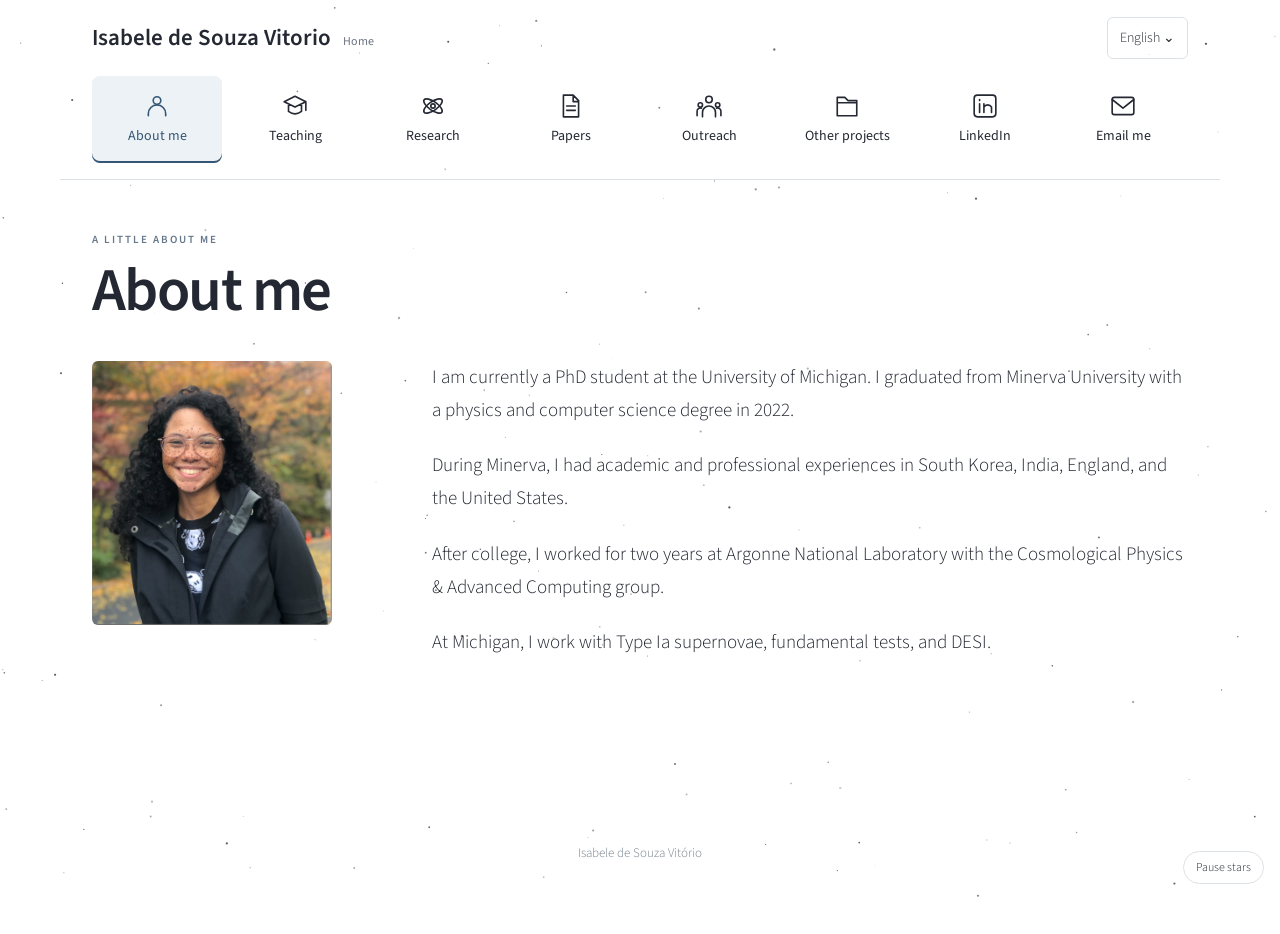
<file: index_about.html>
<!DOCTYPE html>
<html lang="en"><head><meta charset="utf-8"><meta name="viewport" content="width=device-width, initial-scale=1">
<title>About me · Isabele Vitório</title><link rel="icon" href="favicon.png"><link rel="stylesheet" href="main.css">
<link rel="preconnect" href="https://fonts.googleapis.com"><link href="https://fonts.googleapis.com/css2?family=Source+Sans+Pro:wght@300;400;600&display=swap" rel="stylesheet">
<script src="site.js" defer></script><script src="stars.js" defer></script><script data-goatcounter="https://isa.goatcounter.com/count" async src="https://gc.zgo.at/count.js"></script>
</head><body class="light-universe"><canvas id="starfield" aria-hidden="true"></canvas><button id="star-motion" type="button" hidden>Pause stars</button><header id="site-header"></header><main id="main-content" class="page"><div class="page-heading"><p class="eyebrow">A little about me</p><h1>About me</h1></div>
<div class="about-layout"><img src="image.jpg" alt="Isabele Vitório" class="about-photo"><div class="prose">
<p>I am currently a PhD student at the University of Michigan. I graduated from Minerva University with a physics and computer science degree in 2022.</p>
<p>During Minerva, I had academic and professional experiences in South Korea, India, England, and the United States.</p>
<p>After college, I worked for two years at Argonne National Laboratory with the Cosmological Physics &amp; Advanced Computing group.</p>
<p>At Michigan, I work with Type Ia supernovae, fundamental tests, and DESI.</p></div></div></main><footer>Isabele de Souza Vitório</footer></body></html>
</file>
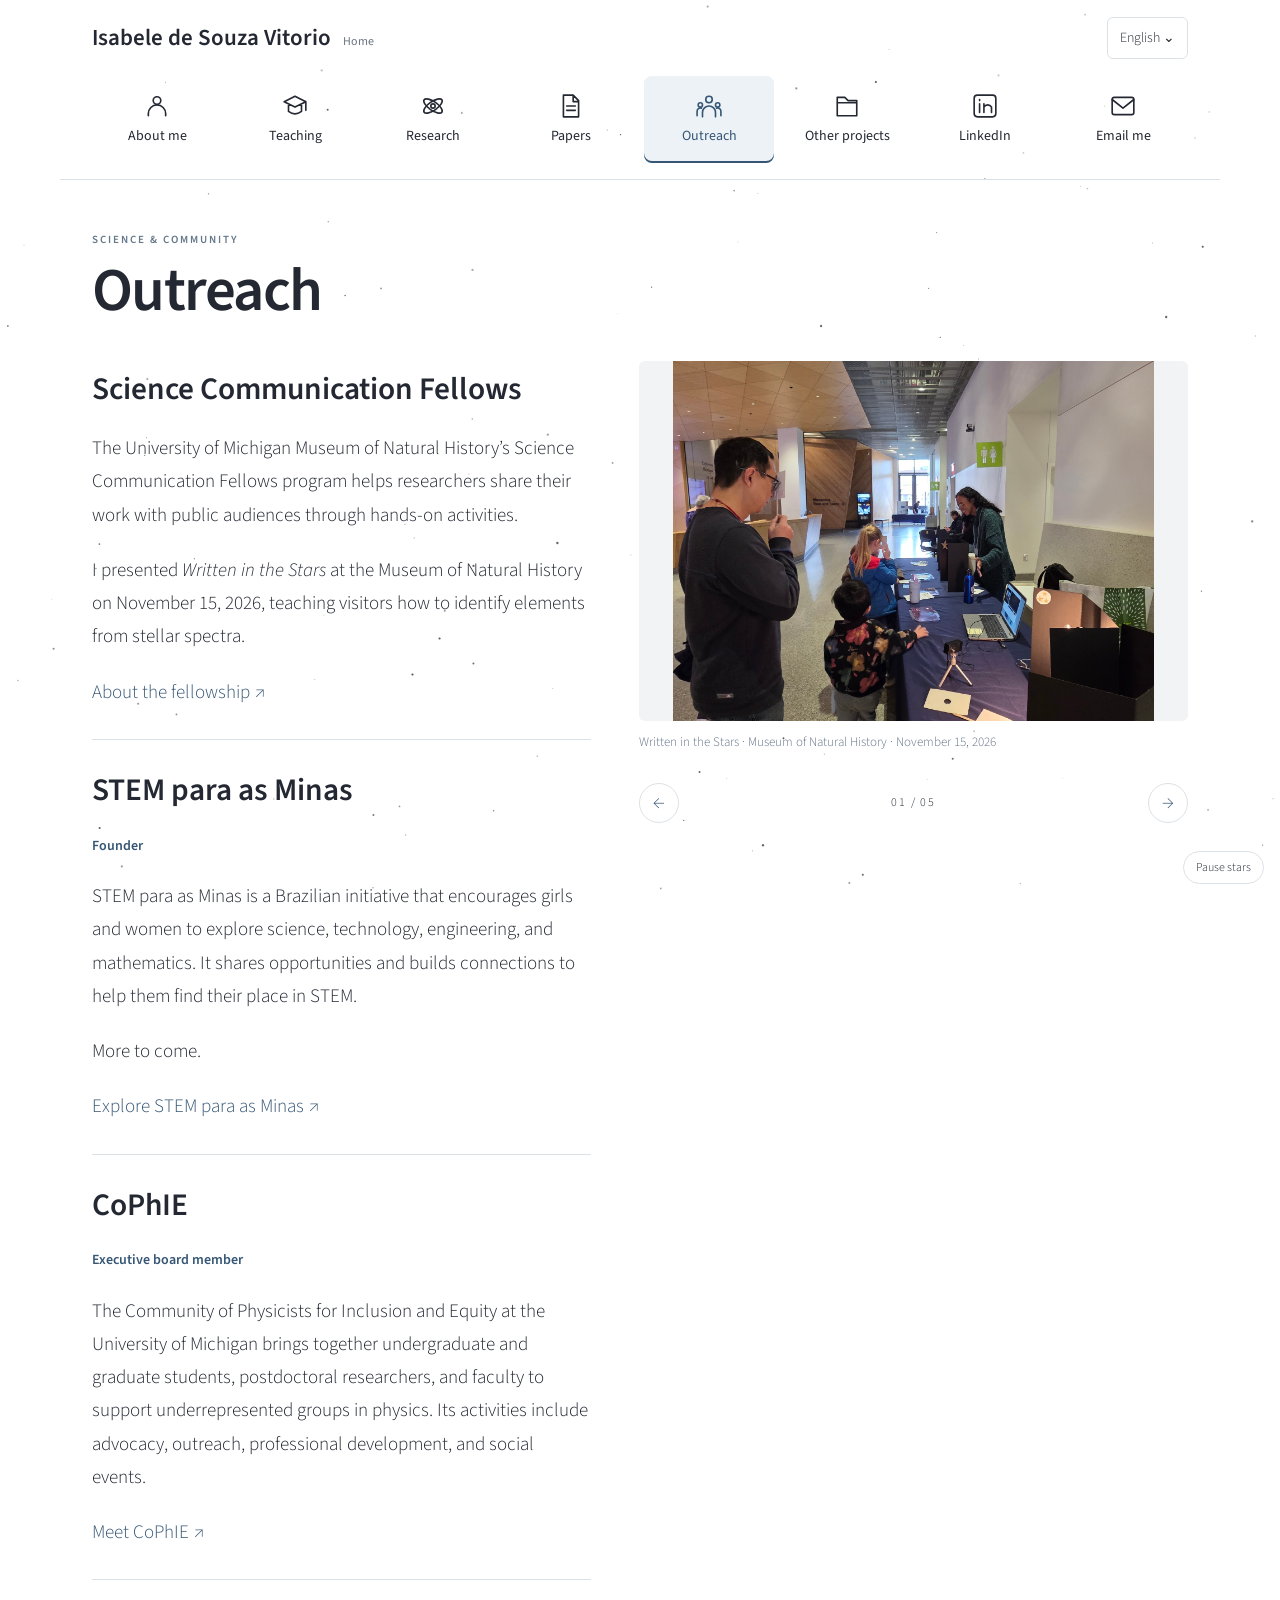
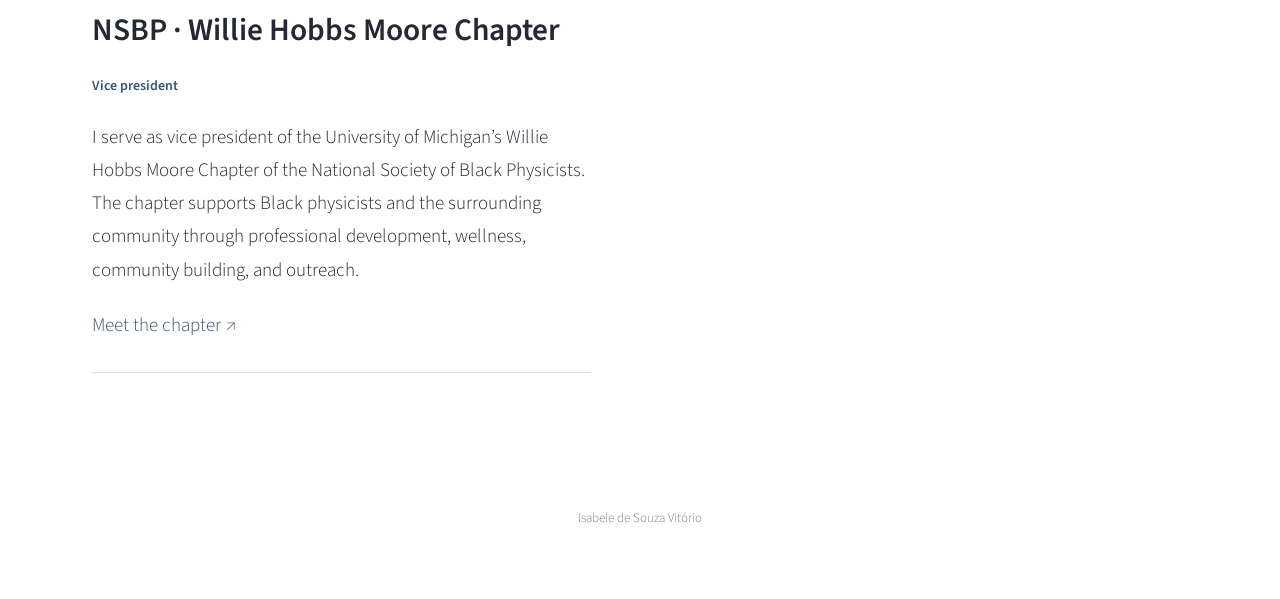
<file: outreach.html>
<!DOCTYPE html>
<html lang="en"><head><meta charset="utf-8"><meta name="viewport" content="width=device-width, initial-scale=1">
<title>Outreach · Isabele Vitório</title><link rel="icon" href="favicon.png"><link rel="stylesheet" href="main.css">
<link rel="preconnect" href="https://fonts.googleapis.com"><link href="https://fonts.googleapis.com/css2?family=Source+Sans+Pro:wght@300;400;600&display=swap" rel="stylesheet">
<script src="site.js" defer></script><script src="stars.js" defer></script><script data-goatcounter="https://isa.goatcounter.com/count" async src="https://gc.zgo.at/count.js"></script>
</head><body class="light-universe"><canvas id="starfield" aria-hidden="true"></canvas><button id="star-motion" type="button" hidden>Pause stars</button><header id="site-header"></header><main id="main-content" class="page"><div class="page-heading"><p class="eyebrow">Science &amp; community</p><h1>Outreach</h1></div>
<div class="outreach-layout"><ul class="outreach-list"><li class="outreach-entry"><div class="prose"><h2>Science Communication Fellows</h2><p>The University of Michigan Museum of Natural History’s Science Communication Fellows program helps researchers share their work with public audiences through hands-on activities.</p><p>I presented <em>Written in the Stars</em> at the Museum of Natural History on November 15, 2026, teaching visitors how to identify elements from stellar spectra.</p><a href="https://lsa.umich.edu/ummnh/u-m-community/u-m-faculty/science-communication-fellows.html">About the fellowship ↗</a></div></li>
<li class="outreach-entry"><div class="prose"><h2>STEM para as Minas</h2><p class="role-label">Founder</p><p>STEM para as Minas is a Brazilian initiative that encourages girls and women to explore science, technology, engineering, and mathematics. It shares opportunities and builds connections to help them find their place in STEM.</p><p>More to come.</p><a href="https://www.stemparaminas.com/">Explore STEM para as Minas ↗</a></div></li>
<li class="outreach-entry"><div class="prose"><h2>CoPhIE</h2><p class="role-label">Executive board member</p><p>The Community of Physicists for Inclusion and Equity at the University of Michigan brings together undergraduate and graduate students, postdoctoral researchers, and faculty to support underrepresented groups in physics. Its activities include advocacy, outreach, professional development, and social events.</p><a href="https://sites.google.com/umich.edu/cophie">Meet CoPhIE ↗</a></div></li><li class="outreach-entry"><div class="prose"><h2>NSBP · Willie Hobbs Moore Chapter</h2><p class="role-label">Vice president</p><p>I serve as vice president of the University of Michigan’s Willie Hobbs Moore Chapter of the National Society of Black Physicists. The chapter supports Black physicists and the surrounding community through professional development, wellness, community building, and outreach.</p><a href="https://sites.google.com/umich.edu/nsbp-whmc/home">Meet the chapter ↗</a></div></li></ul><section class="slideshow photo-slideshow" aria-roledescription="carousel" aria-label="Outreach photos"><figure class="slide" role="group" aria-roledescription="slide" aria-label="1 of 5"><img src="Photos/Outreach/Science%20Communication%20Fellows/20261115_124158.jpg" alt="Written in the Stars · Museum of Natural History · November 15, 2026" loading="lazy"><figcaption>Written in the Stars · Museum of Natural History · November 15, 2026</figcaption></figure><figure class="slide" role="group" aria-roledescription="slide" aria-label="2 of 5" hidden><img src="Photos/Outreach/Science%20Communication%20Fellows/20261115_124204.jpg" alt="Written in the Stars · Museum of Natural History · November 15, 2026" loading="lazy"><figcaption>Written in the Stars · Museum of Natural History · November 15, 2026</figcaption></figure><figure class="slide" role="group" aria-roledescription="slide" aria-label="3 of 5" hidden><img src="Photos/Outreach/Science%20Communication%20Fellows/20261115_131609.jpg" alt="Written in the Stars · Museum of Natural History · November 15, 2026" loading="lazy"><figcaption>Written in the Stars · Museum of Natural History · November 15, 2026</figcaption></figure><figure class="slide" role="group" aria-roledescription="slide" aria-label="4 of 5" hidden><img src="Photos/Outreach/STEM%20para%20as%20Minas/b365873e-6a1d-4dc1-9ffe-97b2a25015a7.jpg" alt="STEM para as Minas · Ambassador program" loading="lazy"><figcaption>STEM para as Minas · Ambassador program</figcaption></figure><figure class="slide" role="group" aria-roledescription="slide" aria-label="5 of 5" hidden><img src="Photos/Outreach/NSBP/NSBP1.png" alt="NSBP · Willie Hobbs Moore Chapter" loading="lazy"><figcaption>NSBP · Willie Hobbs Moore Chapter</figcaption></figure><div class="slide-controls"><button type="button" data-step="-1" aria-label="Previous photo">←</button><span class="slide-status" aria-live="polite">01 / 05</span><button type="button" data-step="1" aria-label="Next photo">→</button></div></section></div></main><footer>Isabele de Souza Vitório</footer></body></html>
</file>
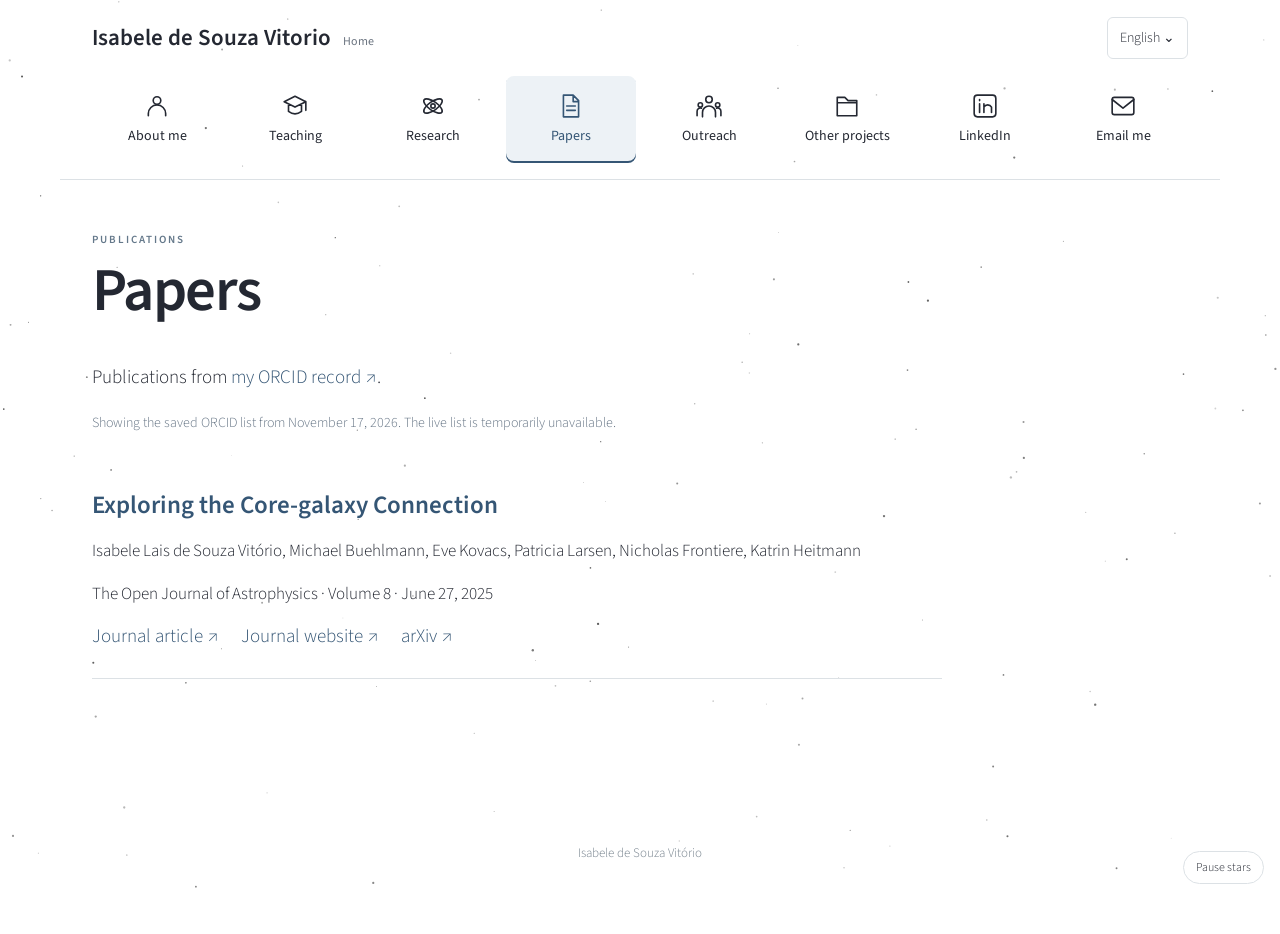
<file: papers.html>
<!DOCTYPE html>
<html lang="en"><head><meta charset="utf-8"><meta name="viewport" content="width=device-width, initial-scale=1">
<title>Papers · Isabele Vitório</title><link rel="icon" href="favicon.png"><link rel="stylesheet" href="main.css">
<link rel="preconnect" href="https://fonts.googleapis.com"><link href="https://fonts.googleapis.com/css2?family=Source+Sans+Pro:wght@300;400;600&display=swap" rel="stylesheet">
<script src="site.js" defer></script><script src="stars.js" defer></script><script data-goatcounter="https://isa.goatcounter.com/count" async src="https://gc.zgo.at/count.js"></script>
</head><body class="light-universe"><canvas id="starfield" aria-hidden="true"></canvas><button id="star-motion" type="button" hidden>Pause stars</button><header id="site-header"></header><main id="main-content" class="page"><div class="page-heading"><p class="eyebrow">Publications</p><h1>Papers</h1></div><p class="prose">Publications from <a href="https://orcid.org/0009-0009-0430-219X">my ORCID record ↗</a>.</p><p id="papers-status" class="publication-status" role="status">Saved ORCID list · November 17, 2026</p><ol id="papers-list" class="publication-list"><li><h2><a href="https://doi.org/10.33232/001c.141464">Exploring the Core-galaxy Connection</a></h2><p class="paper-authors">Isabele Lais de Souza Vitório, Michael Buehlmann, Eve Kovacs, Patricia Larsen, Nicholas Frontiere, Katrin Heitmann</p><p>The Open Journal of Astrophysics · Volume 8 · June 27, 2025</p><div class="paper-links"><a href="https://astro.theoj.org/article/141464-exploring-the-core-galaxy-connection">Journal article ↗</a><a href="https://astro.theoj.org/">Journal website ↗</a><a href="https://arxiv.org/abs/2407.00268">arXiv ↗</a></div></li></ol><script src="papers.js" defer></script></main><footer>Isabele de Souza Vitório</footer></body></html>
</file>
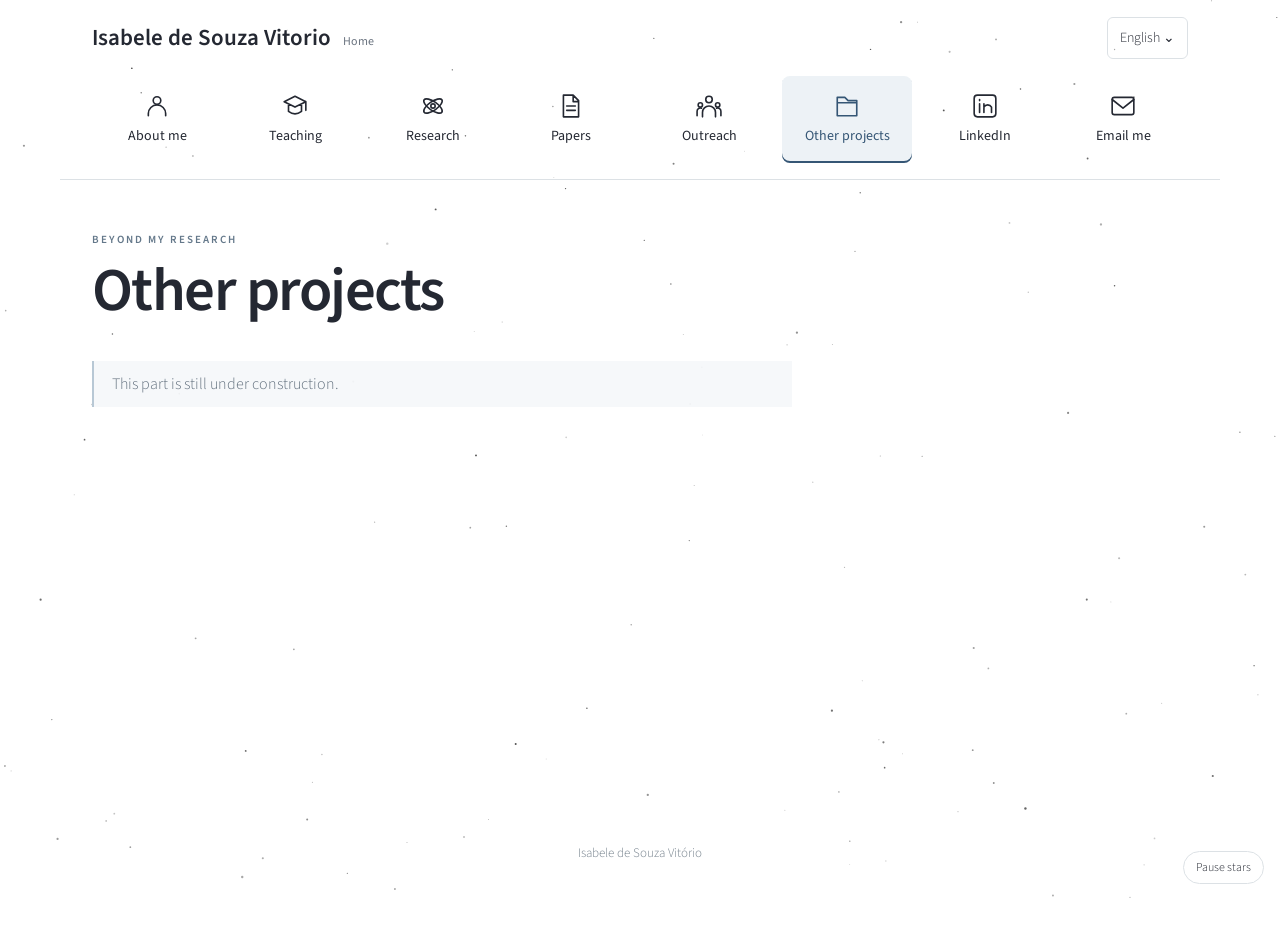
<file: projects.html>
<!DOCTYPE html>
<html lang="en"><head><meta charset="utf-8"><meta name="viewport" content="width=device-width, initial-scale=1">
<title>Other projects · Isabele Vitório</title><link rel="icon" href="favicon.png"><link rel="stylesheet" href="main.css">
<link rel="preconnect" href="https://fonts.googleapis.com"><link href="https://fonts.googleapis.com/css2?family=Source+Sans+Pro:wght@300;400;600&display=swap" rel="stylesheet">
<script src="site.js" defer></script><script src="stars.js" defer></script><script data-goatcounter="https://isa.goatcounter.com/count" async src="https://gc.zgo.at/count.js"></script>
</head><body class="light-universe"><canvas id="starfield" aria-hidden="true"></canvas><button id="star-motion" type="button" hidden>Pause stars</button><header id="site-header"></header><main id="main-content" class="page"><div class="page-heading"><p class="eyebrow">Beyond my research</p><h1>Other projects</h1></div><p class="empty-note narrow">This part is still under construction.</p></main><footer>Isabele de Souza Vitório</footer></body></html>
</file>
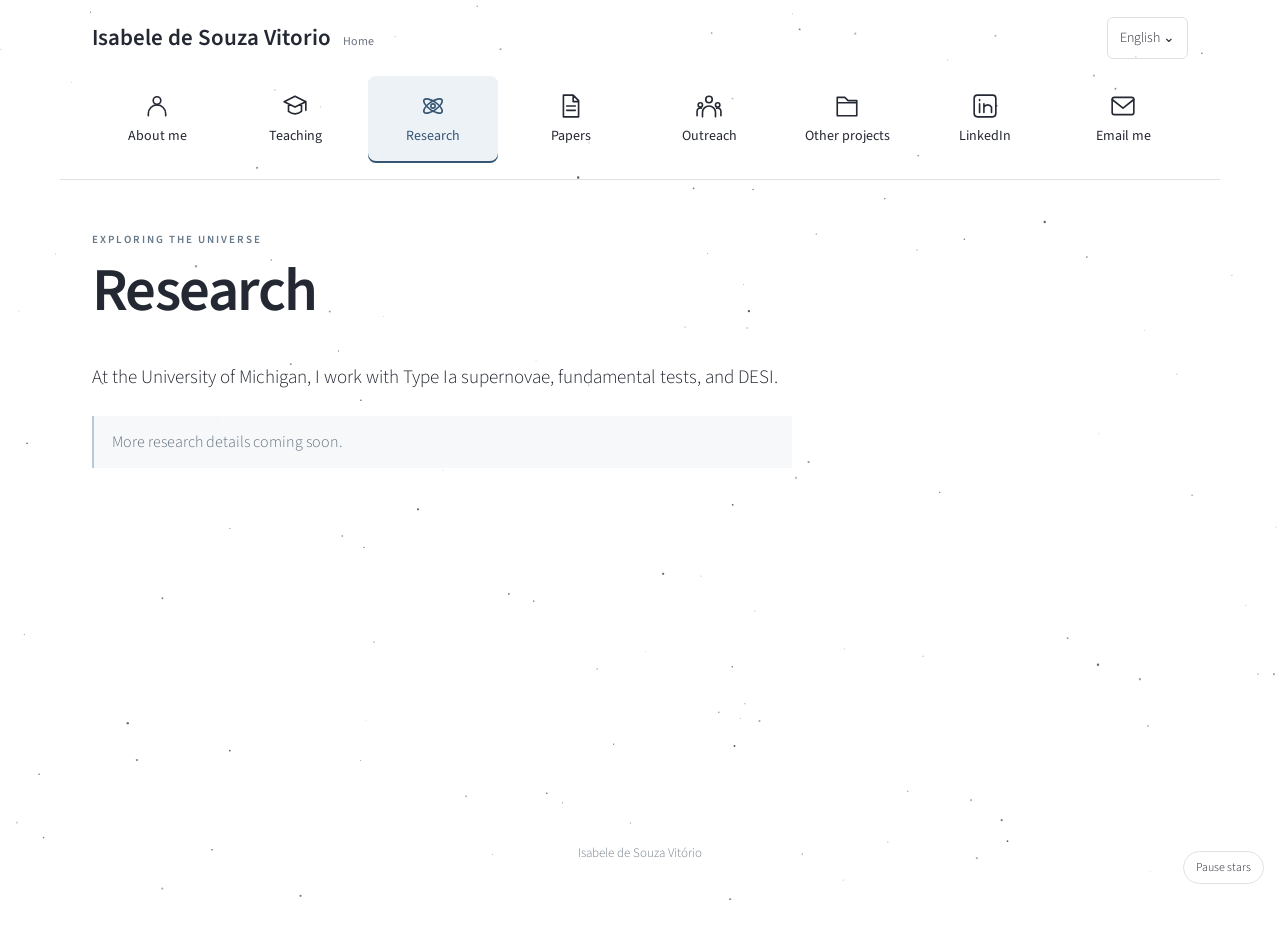
<file: research.html>
<!DOCTYPE html>
<html lang="en"><head><meta charset="utf-8"><meta name="viewport" content="width=device-width, initial-scale=1">
<title>Research · Isabele Vitório</title><link rel="icon" href="favicon.png"><link rel="stylesheet" href="main.css">
<link rel="preconnect" href="https://fonts.googleapis.com"><link href="https://fonts.googleapis.com/css2?family=Source+Sans+Pro:wght@300;400;600&display=swap" rel="stylesheet">
<script src="site.js" defer></script><script src="stars.js" defer></script><script data-goatcounter="https://isa.goatcounter.com/count" async src="https://gc.zgo.at/count.js"></script>
</head><body class="light-universe"><canvas id="starfield" aria-hidden="true"></canvas><button id="star-motion" type="button" hidden>Pause stars</button><header id="site-header"></header><main id="main-content" class="page"><div class="page-heading"><p class="eyebrow">Exploring the universe</p><h1>Research</h1></div><div class="prose narrow"><p>At the University of Michigan, I work with Type Ia supernovae, fundamental tests, and DESI.</p><p class="empty-note">More research details coming soon.</p></div></main><footer>Isabele de Souza Vitório</footer></body></html>
</file>
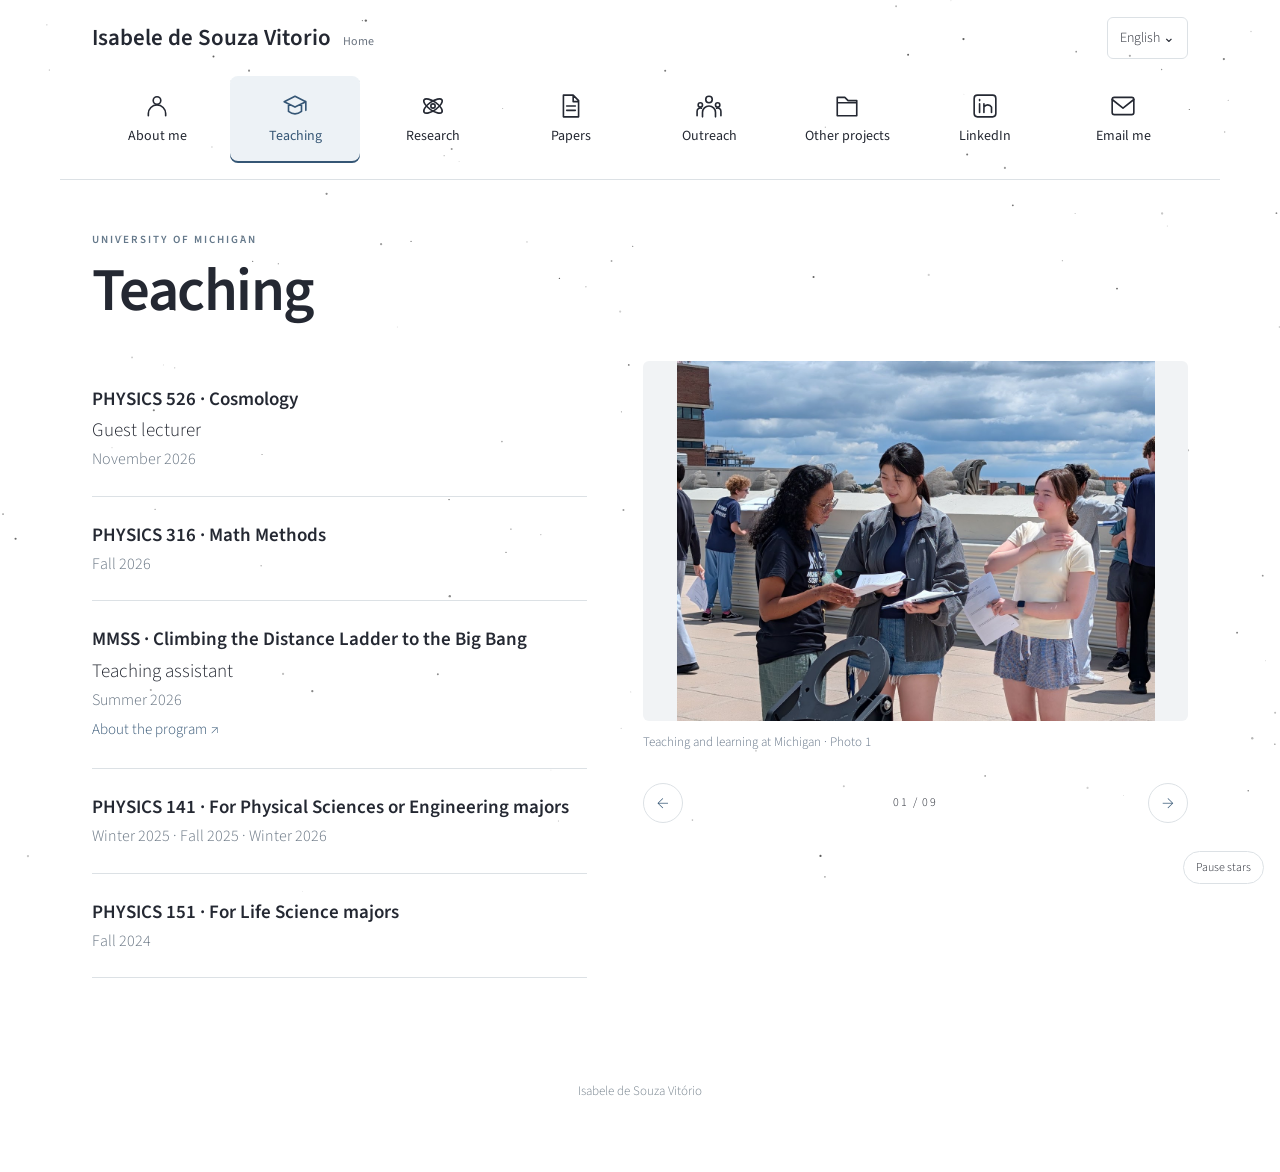
<file: teaching.html>
<!DOCTYPE html>
<html lang="en"><head><meta charset="utf-8"><meta name="viewport" content="width=device-width, initial-scale=1">
<title>Teaching · Isabele Vitório</title><link rel="icon" href="favicon.png"><link rel="stylesheet" href="main.css">
<link rel="preconnect" href="https://fonts.googleapis.com"><link href="https://fonts.googleapis.com/css2?family=Source+Sans+Pro:wght@300;400;600&display=swap" rel="stylesheet">
<script src="site.js" defer></script><script src="stars.js" defer></script><script data-goatcounter="https://isa.goatcounter.com/count" async src="https://gc.zgo.at/count.js"></script>
</head><body class="light-universe"><canvas id="starfield" aria-hidden="true"></canvas><button id="star-motion" type="button" hidden>Pause stars</button><header id="site-header"></header><main id="main-content" class="page"><div class="page-heading"><p class="eyebrow">University of Michigan</p><h1>Teaching</h1></div><div class="teaching-layout"><ul class="course-list teaching-list">
<li><strong>PHYSICS 526 · Cosmology</strong>Guest lecturer<span>November 2026</span></li>
<li><strong>PHYSICS 316 · Math Methods</strong><span>Fall 2026</span></li>
<li><strong>MMSS · Climbing the Distance Ladder to the Big Bang</strong>Teaching assistant<span>Summer 2026</span><a href="https://sites.google.com/umich.edu/2026-daily-camper/session-1-june-21-july-3/climbing-the-distance-ladder-to-the-big-bang-how-astronomers-survey-the-un">About the program ↗</a></li>
<li><strong>PHYSICS 141 · For Physical Sciences or Engineering majors</strong><span>Winter 2025 · Fall 2025 · Winter 2026</span></li>
<li><strong>PHYSICS 151 · For Life Science majors</strong><span>Fall 2024</span></li></ul><section class="slideshow photo-slideshow" aria-roledescription="carousel" aria-label="Teaching photos"><figure class="slide" role="group" aria-roledescription="slide" aria-label="1 of 9"><img src="Photos/Teaching/unnamed%20%2827%29.jpg" alt="Teaching and learning at Michigan · Photo 1" loading="lazy"><figcaption>Teaching and learning at Michigan · Photo 1</figcaption></figure><figure class="slide" role="group" aria-roledescription="slide" aria-label="2 of 9" hidden><img src="Photos/Teaching/unnamed%20%2828%29.jpg" alt="Teaching and learning at Michigan · Photo 2" loading="lazy"><figcaption>Teaching and learning at Michigan · Photo 2</figcaption></figure><figure class="slide" role="group" aria-roledescription="slide" aria-label="3 of 9" hidden><img src="Photos/Teaching/unnamed%20%2829%29.jpg" alt="Teaching and learning at Michigan · Photo 3" loading="lazy"><figcaption>Teaching and learning at Michigan · Photo 3</figcaption></figure><figure class="slide" role="group" aria-roledescription="slide" aria-label="4 of 9" hidden><img src="Photos/Teaching/unnamed%20%2830%29.jpg" alt="Teaching and learning at Michigan · Photo 4" loading="lazy"><figcaption>Teaching and learning at Michigan · Photo 4</figcaption></figure><figure class="slide" role="group" aria-roledescription="slide" aria-label="5 of 9" hidden><img src="Photos/Teaching/unnamed%20%2831%29.jpg" alt="Teaching and learning at Michigan · Photo 5" loading="lazy"><figcaption>Teaching and learning at Michigan · Photo 5</figcaption></figure><figure class="slide" role="group" aria-roledescription="slide" aria-label="6 of 9" hidden><img src="Photos/Teaching/unnamed%20%2832%29.jpg" alt="Teaching and learning at Michigan · Photo 6" loading="lazy"><figcaption>Teaching and learning at Michigan · Photo 6</figcaption></figure><figure class="slide" role="group" aria-roledescription="slide" aria-label="7 of 9" hidden><img src="Photos/Teaching/unnamed%20%2833%29.jpg" alt="Teaching and learning at Michigan · Photo 7" loading="lazy"><figcaption>Teaching and learning at Michigan · Photo 7</figcaption></figure><figure class="slide" role="group" aria-roledescription="slide" aria-label="8 of 9" hidden><img src="Photos/Teaching/unnamed%20%2834%29.jpg" alt="Teaching and learning at Michigan · Photo 8" loading="lazy"><figcaption>Teaching and learning at Michigan · Photo 8</figcaption></figure><figure class="slide" role="group" aria-roledescription="slide" aria-label="9 of 9" hidden><img src="Photos/Teaching/unnamed%20%2835%29.jpg" alt="Teaching and learning at Michigan · Photo 9" loading="lazy"><figcaption>Teaching and learning at Michigan · Photo 9</figcaption></figure><div class="slide-controls"><button type="button" data-step="-1" aria-label="Previous photo">←</button><span class="slide-status" aria-live="polite">01 / 09</span><button type="button" data-step="1" aria-label="Next photo">→</button></div></section></div></main><footer>Isabele de Souza Vitório</footer></body></html>
</file>
<file: main.css>
* { box-sizing: border-box; }
html { font-family: 'Source Sans Pro', sans-serif; font-size: 19px; font-weight: 300; }
body { margin: 0; color: #242832; background: #fff; --accent: #355675; --line: #dce1e5; --surface: rgba(255,255,255,.94); }
body.universe { background: #070b16; color: #e8edf5; --accent: #91bff3; --line: #344050; --surface: #0d1421; }
a { color: var(--accent); text-decoration: none; }
a:hover { text-decoration: underline; }
button, summary, a { -webkit-tap-highlight-color: transparent; }
a:focus-visible, button:focus-visible, summary:focus-visible { outline: 2px solid var(--accent); outline-offset: 5px; }
button { font: inherit; cursor: pointer; }
#starfield { position: fixed; inset: 0; width: 100%; height: 100%; pointer-events: none; z-index: -1; }
#star-motion { position: fixed; right: 16px; bottom: 16px; z-index: 3; border: 1px solid var(--line); border-radius: 20px; padding: 7px 12px; background: var(--surface); color: inherit; font-size: 12px; }
#content { text-align: center; max-width: 740px; margin: 0 auto; padding: 30px 28px 80px; line-height: 1.6; }
.universe #main-content { min-height: calc(100svh - 72px); display: grid; place-items: center; }
#content > p { max-width: 520px; margin: 18px auto; }
#content h1 { font-size: 1.9rem; line-height: 1.15; margin: 24px auto; }
.avatar { border-radius: 50%; width: 150px; }
.icon-menu { padding: 0; margin: 0; display: grid; grid-template-columns: repeat(8, minmax(0,1fr)); gap: 8px; list-style: none; }
.icon-menu a { display: flex; flex-direction: column; align-items: center; gap: 9px; padding: 17px 5px; font-size: 14px; font-weight: 400; color: inherit; border-radius: 8px; line-height: 1.25; text-align: center; }
.icon-menu svg { width: 26px; height: 26px; }
.icon-menu a:hover { color: var(--accent); background: rgba(128,150,175,.08); text-decoration: none; }
.icon-menu a[aria-current] { color: var(--accent); background: #edf2f6; box-shadow: inset 0 -2px var(--accent); }
#home-navigation { margin-top: 32px; }
#home-navigation .icon-menu a { color: #a8c9ef; }
#site-header { max-width: 1160px; margin: 0 auto; padding: 0 32px 16px; border-bottom: 1px solid var(--line); }
.topbar { display: flex; justify-content: space-between; align-items: center; min-height: 76px; gap: 20px; }
.wordmark { font-size: 23px; font-weight: 600; color: inherit; }
.wordmark span { margin-left: 12px; font-size: 12px; font-weight: 400; color: #6b7480; }
.home-topbar { justify-content: flex-end; padding: 0 28px; min-height: 64px; }
.languages { position: relative; font-size: 14px; z-index: 5; }
.languages summary { list-style: none; cursor: pointer; padding: 10px 12px; border: 1px solid var(--line); border-radius: 6px; }
.languages summary::-webkit-details-marker { display: none; }
.language-options { position: absolute; top: calc(100% + 6px); right: 0; width: 220px; padding: 10px; background: var(--surface); border: 1px solid var(--line); border-radius: 8px; box-shadow: 0 8px 30px #0001; }
.language-options > span { display: flex; align-items: center; justify-content: space-between; padding: 10px; }
.language-options small { font-size: 11px; opacity: .65; }
.language-options [aria-disabled] { opacity: .55; }
.page { max-width: 1160px; padding: 40px 32px 80px; margin: auto; min-height: calc(100svh - 260px); }
.page-heading { margin: 12px 0 36px; }
h1 { font-size: clamp(2rem, 5vw, 3.2rem); font-weight: 600; line-height: 1.12; margin: 8px 0 22px; letter-spacing: -.025em; }
h2 { font-size: 1.65rem; font-weight: 600; line-height: 1.2; margin: 10px 0 24px; }
.eyebrow { text-transform: uppercase; letter-spacing: .18em; font-size: 11px; font-weight: 600; color: #64788a; margin: 0 0 10px; }
.about-layout { display: grid; grid-template-columns: 280px 1fr; gap: 60px; align-items: start; }
.about-photo { width: 100%; border-radius: 6px; }
.prose { line-height: 1.75; }
.prose p:first-child { margin-top: 0; }
.prose p { margin: 0 0 22px; }
.narrow { max-width: 700px; }
.empty-note { border-left: 2px solid #b8c8d5; padding: 12px 18px; color: #657380; font-size: 16px; background: #f6f8fae8; }
.teaching-banner { min-height: 270px; display: flex; align-items: center; position: relative; overflow: hidden; background: #eef2f5; padding: 42px; border: 1px solid #e0e6ec; margin-bottom: 48px; }
.teaching-banner > div:last-child { position: relative; }
.teaching-banner h1 { margin-bottom: 12px; }
.placeholder-note { font-size: 13px; color: #637386; margin: 0; }
.banner-art { position: absolute; inset: 0 0 0 45%; display: flex; align-items: center; justify-content: space-around; color: #b5c5d2; background: radial-gradient(ellipse at center, #dce6ee, transparent 65%); }
.banner-art span { font-size: 80px; font-weight: 300; }
.banner-art span:nth-child(2) { align-self: flex-start; padding-top: 30px; font-size: 36px; }
.teaching-layout { display: grid; grid-template-columns: 1fr 1.1fr; gap: 56px; align-items: start; }
.course-list { list-style: none; margin: 0; padding: 0; }
.course-list li { padding: 18px 0; border-bottom: 1px solid var(--line); }
.course-list strong { display: block; font-weight: 600; }
.course-list span { display: block; font-size: 16px; color: #677482; }
.photo-placeholder { height: 330px; background: #edf2f5; display: flex; flex-direction: column; align-items: center; justify-content: center; color: #526a7c; }
.photo-placeholder > span { font-size: 76px; color: #9eb3c3; }
.photo-placeholder p { margin: 12px 0 6px; font-size: 22px; }
.photo-placeholder small { font-size: 13px; }
.photo-placeholder.second { background: #f2f1ec; }
.photo-placeholder.third { background: #edf2ef; }
.slide-controls { display: flex; justify-content: space-between; align-items: center; padding: 14px 0; }
.slide-controls button { background: white; color: #355675; border: 1px solid var(--line); width: 40px; height: 40px; border-radius: 50%; }
#slide-status { font-size: 12px; letter-spacing: .15em; }
[hidden] { display: none !important; }
footer { text-align: center; padding: 24px 30px 72px; font-size: 13px; color: #75818c; }
.skip-link { position: absolute; top: -80px; background: white; padding: 10px; z-index: 10; }
.skip-link:focus { top: 8px; }
@media (max-width: 760px) {
  #site-header { padding: 0 20px 12px; }
  .icon-menu { grid-template-columns: repeat(4,minmax(0,1fr)); gap: 3px; }
  .icon-menu a { font-size: 12px; padding: 12px 3px; }
  .icon-menu svg { width: 23px; height: 23px; }
  .page { padding: 30px 22px 60px; }
  .about-layout, .teaching-layout { grid-template-columns: 1fr; gap: 30px; }
  .about-photo { max-width: 240px; }
  .teaching-banner { min-height: 230px; padding: 26px; margin-bottom: 32px; }
  .wordmark { font-size: 20px; }
  .wordmark span { display: none; }
  .photo-placeholder { height: 280px; }
  #content { padding-top: 16px; }
  #content h1 { font-size: 1.65rem; }
}
.teaching-list { max-width: 850px; line-height: 1.65; }
.teaching-list li { padding: 23px 0; }
.teaching-list a { font-size: 15px; }
.outreach-section { display: grid; grid-template-columns: 1fr 1fr; gap: 44px; align-items: start; padding: 24px 0 44px; margin-bottom: 28px; border-bottom: 1px solid var(--line); }
.outreach-section figure { margin: 0; }
.outreach-section img { width: 100%; height: auto; border-radius: 6px; }
.outreach-section img.stem-photo { max-height: 380px; object-fit: contain; object-position: left; }
.outreach-section figcaption { font-size: 13px; color: #637386; margin-top: 10px; }
.outreach-section.text-only { grid-template-columns: 1fr; max-width: 800px; }
.publication-status { color: #667585; font-size: 14px; }
.publication-list { padding: 0; list-style: none; max-width: 850px; }
.publication-list li { padding: 28px 0; border-bottom: 1px solid var(--line); }
.publication-list h2 { font-size: 25px; margin-bottom: 12px; }
.publication-list p { font-size: 17px; }
.about-photo { max-width: 240px; }
@media (max-width: 760px) { .outreach-section { grid-template-columns: 1fr; gap: 22px; } }
.home-topbar { justify-content: flex-end; }
.wordmark { line-height: 1.25; }
.photo-slideshow { min-width: 0; position: sticky; top: 24px; }
.photo-slideshow figure { margin: 0; }
.photo-slideshow img { width: 100%; height: 360px; object-fit: contain; background: #f1f3f5; border-radius: 6px; display: block; }
.photo-slideshow figcaption { font-size: 13px; line-height: 1.5; color: #637386; min-height: 48px; padding-top: 12px; }
.slide-status { font-size: 12px; letter-spacing: .15em; }
.outreach-layout { display: grid; grid-template-columns: 1fr 1.1fr; gap: 48px; align-items: start; }
.outreach-list { list-style: none; margin: 0; padding: 0; }
.outreach-entry { border-bottom: 1px solid var(--line); padding-bottom: 30px; margin-bottom: 32px; }
.role-label { font-size: 14px; color: var(--accent); font-weight: 600; }
.paper-links { display: flex; gap: 22px; flex-wrap: wrap; }
.paper-authors { line-height: 1.65; }
@media (max-width: 760px) {
 .outreach-layout { grid-template-columns: 1fr; gap: 24px; }
 .photo-slideshow { position: static; }
 .photo-slideshow img { height: 290px; }
 .home-topbar { padding: 12px 20px; }
 .wordmark { max-width: 230px; font-size: 19px; }
}
</file>
